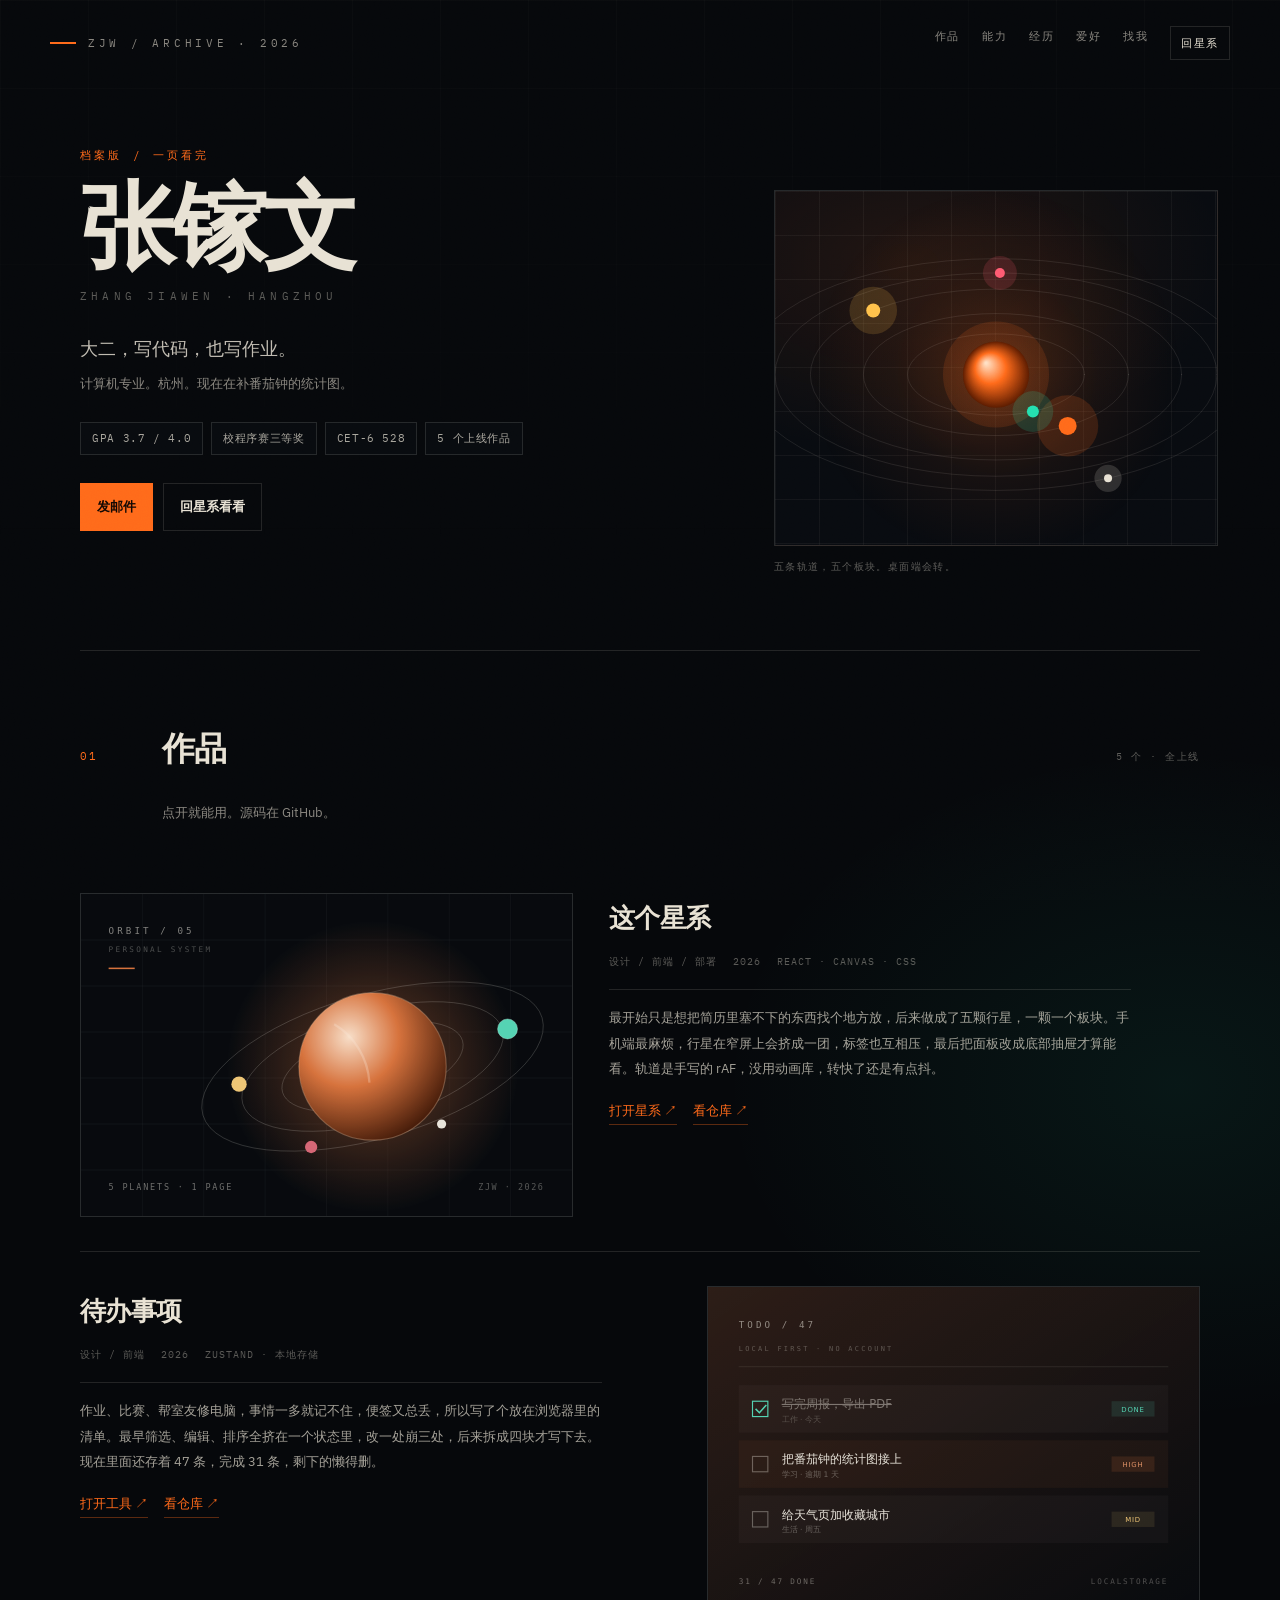
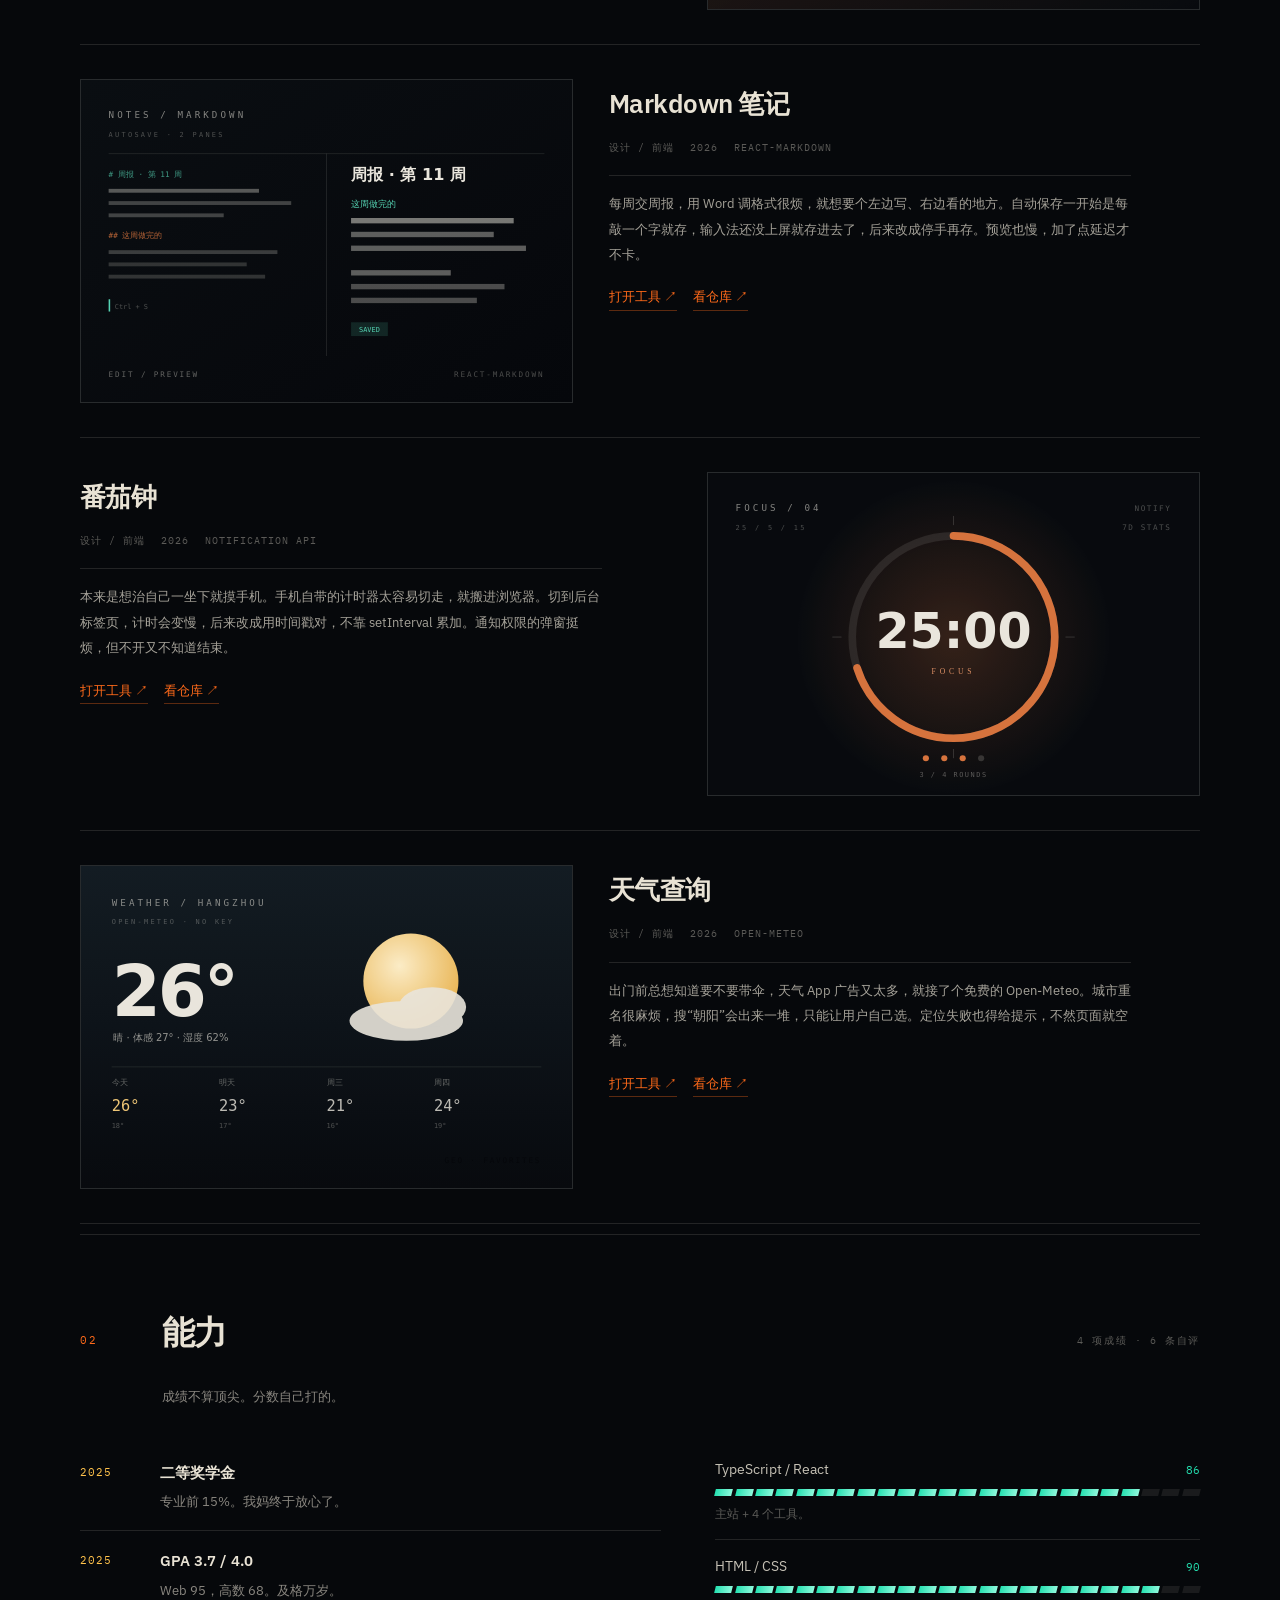
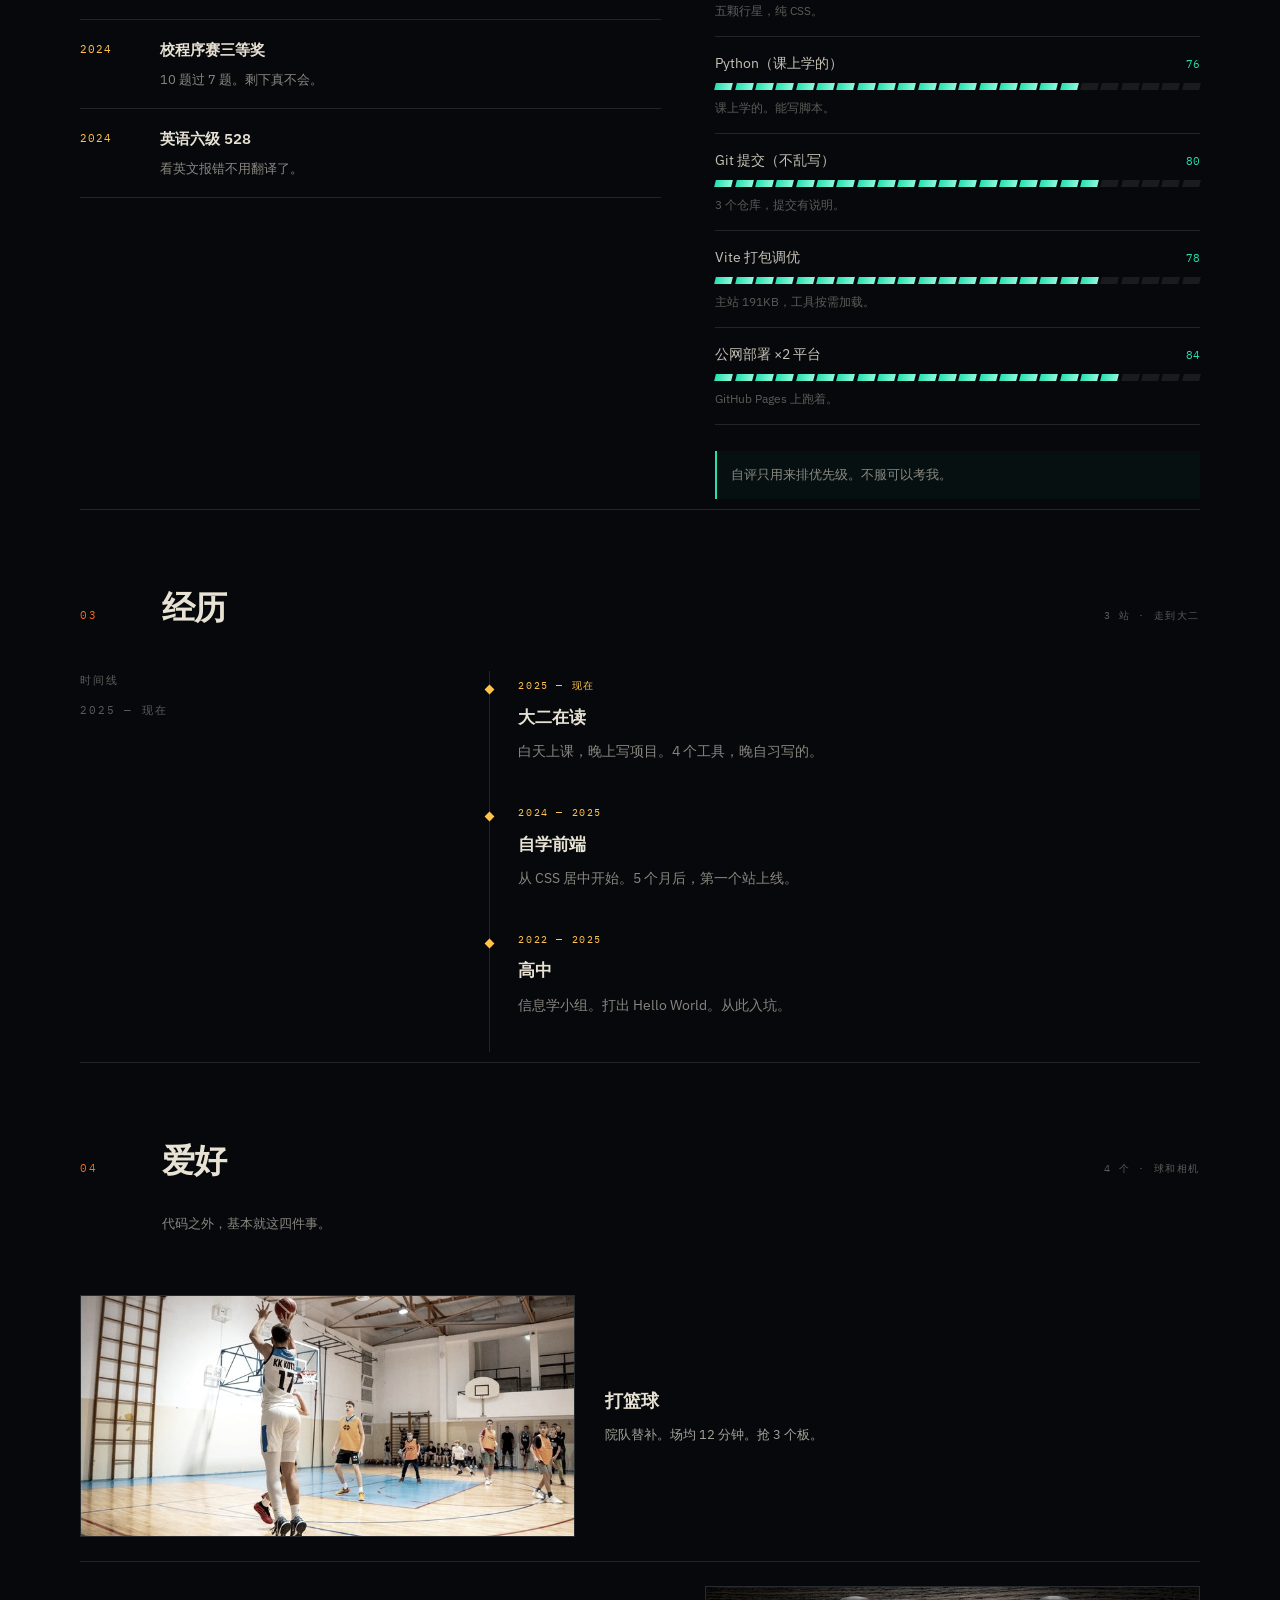
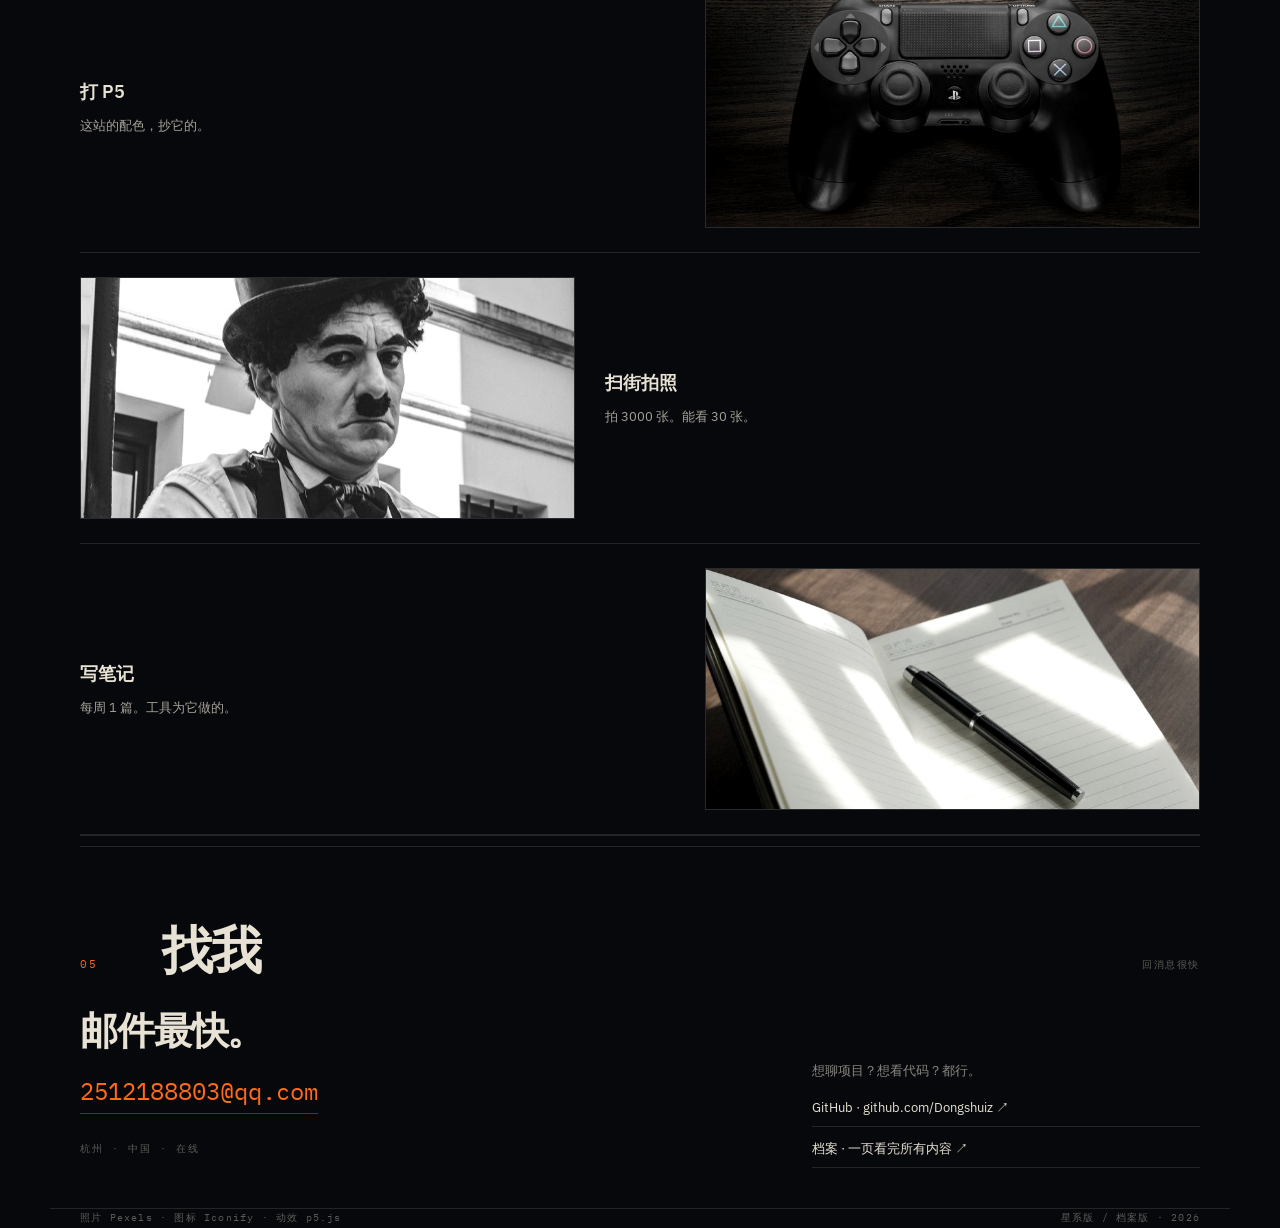
<file: archive.html>
<!doctype html>
<html lang="zh-CN">
<head>
<meta charset="UTF-8">
<meta name="viewport" content="width=device-width, initial-scale=1.0">
<title>档案 · 张镓文</title>
<meta name="description" content="张镓文的档案版：5 个上线作品、GPA 3.7、校程序赛三等奖。作品、能力、经历、爱好，一页看完。">
<meta name="author" content="张镓文">
<meta name="theme-color" content="#06080B">
<link rel="canonical" href="https://dongshuiz.github.io/-/archive.html">
<meta property="og:type" content="profile">
<meta property="og:title" content="档案 · 张镓文">
<meta property="og:description" content="5 个上线作品、GPA 3.7、校程序赛三等奖。一页看完。">
<meta property="og:url" content="https://dongshuiz.github.io/-/archive.html">
<meta property="og:image" content="https://dongshuiz.github.io/-/og.jpg">
<meta name="twitter:card" content="summary_large_image">
<link rel="icon" type="image/svg+xml" href="./favicon.svg">
<link rel="stylesheet" href="./assets/fonts.css">
<link rel="stylesheet" href="./assets/archive.css">
</head>
<body>
<a class="skip" href="#works" style="position:absolute;left:-9999px;top:0;background:#ff6a1a;color:#120803;padding:8px 12px;z-index:99" onfocus="this.style.left='12px'" onblur="this.style.left='-9999px'">跳到作品</a>
<div class="noise" aria-hidden="true"></div>

<header class="top wrap">
  <a class="brand" href="./">ZJW / ARCHIVE · 2026</a>
  <nav aria-label="页面导航">
    <a href="#works">作品</a>
    <a href="#skills">能力</a>
    <a href="#study">经历</a>
    <a href="#hobbies">爱好</a>
    <a href="#contact">找我</a>
    <a class="back" href="./">回星系</a>
  </nav>
</header>

<main class="wrap">
  <section class="hero">
    <div class="hero-copy">
      <p class="eyebrow">档案版 / 一页看完</p>
      <h1>张镓文</h1>
      <span class="en">ZHANG JIAWEN · HANGZHOU</span>
      <p class="lede">大二，写代码，也写作业。</p>
      <p class="sub">计算机专业。杭州。现在在补番茄钟的统计图。</p>
      <ul class="proof"><li>GPA 3.7 / 4.0</li><li>校程序赛三等奖</li><li>CET-6 528</li><li>5 个上线作品</li></ul>
      <div class="actions">
        <a class="btn" href="mailto:2512188803@qq.com">发邮件</a>
        <a class="btn ghost" href="./">回星系看看</a>
      </div>
    </div>
    <div class="hero-art">
      <div class="art-frame"><img class="orbit-static" src="./assets/archive-orbit.svg" width="800" height="640" alt="" aria-hidden="true"><div id="orbit-canvas" aria-hidden="true"></div></div>
      <p class="art-note">五条轨道，五个板块。桌面端会转。</p>
    </div>
  </section>

  <section class="section" id="works">
    <div class="section-head">
      <span class="num">01</span>
      <h2>作品</h2>
      <span class="meta">5 个 · 全上线</span>
    </div>
    <p class="section-note">点开就能用。源码在 GitHub。</p>
    
      <article class="work">
        <figure>
          <span class="idx">01 / 05</span>
          <img src="./assets/covers/site.svg" width="640" height="420" decoding="async" alt="这个星系 的界面示意图">
        </figure>
        <div class="work-body">
          <h3>这个星系</h3>
          <p class="meta"><span>设计 / 前端 / 部署</span><span>2026</span><span>React · Canvas · CSS</span></p>
          
          <div class="work-story"><p>最开始只是想把简历里塞不下的东西找个地方放，后来做成了五颗行星，一颗一个板块。手机端最麻烦，行星在窄屏上会挤成一团，标签也互相压，最后把面板改成底部抽屉才算能看。轨道是手写的 rAF，没用动画库，转快了还是有点抖。</p></div>
          <div class="links">
            <a href="./">打开星系 ↗</a>
            <a href="https://github.com/Dongshuiz/-" target="_blank" rel="noopener">看仓库 ↗</a>
          </div>
        </div>
      </article>
      <article class="work">
        <figure>
          <span class="idx">02 / 05</span>
          <img src="./assets/covers/todo.svg" width="640" height="420" decoding="async" alt="待办事项 的界面示意图">
        </figure>
        <div class="work-body">
          <h3>待办事项</h3>
          <p class="meta"><span>设计 / 前端</span><span>2026</span><span>Zustand · 本地存储</span></p>
          
          <div class="work-story"><p>作业、比赛、帮室友修电脑，事情一多就记不住，便签又总丢，所以写了个放在浏览器里的清单。最早筛选、编辑、排序全挤在一个状态里，改一处崩三处，后来拆成四块才写下去。现在里面还存着 47 条，完成 31 条，剩下的懒得删。</p></div>
          <div class="links">
            <a href="./#/s/works/todo-pro">打开工具 ↗</a>
            <a href="https://github.com/Dongshuiz/-" target="_blank" rel="noopener">看仓库 ↗</a>
          </div>
        </div>
      </article>
      <article class="work">
        <figure>
          <span class="idx">03 / 05</span>
          <img src="./assets/covers/note.svg" width="640" height="420" decoding="async" alt="Markdown 笔记 的界面示意图">
        </figure>
        <div class="work-body">
          <h3>Markdown 笔记</h3>
          <p class="meta"><span>设计 / 前端</span><span>2026</span><span>react-markdown</span></p>
          
          <div class="work-story"><p>每周交周报，用 Word 调格式很烦，就想要个左边写、右边看的地方。自动保存一开始是每敲一个字就存，输入法还没上屏就存进去了，后来改成停手再存。预览也慢，加了点延迟才不卡。</p></div>
          <div class="links">
            <a href="./#/s/works/note-md">打开工具 ↗</a>
            <a href="https://github.com/Dongshuiz/-" target="_blank" rel="noopener">看仓库 ↗</a>
          </div>
        </div>
      </article>
      <article class="work">
        <figure>
          <span class="idx">04 / 05</span>
          <img src="./assets/covers/timer.svg" width="640" height="420" decoding="async" alt="番茄钟 的界面示意图">
        </figure>
        <div class="work-body">
          <h3>番茄钟</h3>
          <p class="meta"><span>设计 / 前端</span><span>2026</span><span>Notification API</span></p>
          
          <div class="work-story"><p>本来是想治自己一坐下就摸手机。手机自带的计时器太容易切走，就搬进浏览器。切到后台标签页，计时会变慢，后来改成用时间戳对，不靠 setInterval 累加。通知权限的弹窗挺烦，但不开又不知道结束。</p></div>
          <div class="links">
            <a href="./#/s/works/pomodoro">打开工具 ↗</a>
            <a href="https://github.com/Dongshuiz/-" target="_blank" rel="noopener">看仓库 ↗</a>
          </div>
        </div>
      </article>
      <article class="work">
        <figure>
          <span class="idx">05 / 05</span>
          <img src="./assets/covers/weather.svg" width="640" height="420" decoding="async" alt="天气查询 的界面示意图">
        </figure>
        <div class="work-body">
          <h3>天气查询</h3>
          <p class="meta"><span>设计 / 前端</span><span>2026</span><span>Open-Meteo</span></p>
          
          <div class="work-story"><p>出门前总想知道要不要带伞，天气 App 广告又太多，就接了个免费的 Open-Meteo。城市重名很麻烦，搜“朝阳”会出来一堆，只能让用户自己选。定位失败也得给提示，不然页面就空着。</p></div>
          <div class="links">
            <a href="./#/s/works/weather">打开工具 ↗</a>
            <a href="https://github.com/Dongshuiz/-" target="_blank" rel="noopener">看仓库 ↗</a>
          </div>
        </div>
      </article>
  </section>

  <section class="section" id="skills">
    <div class="section-head">
      <span class="num">02</span>
      <h2>能力</h2>
      <span class="meta">4 项成绩 · 6 条自评</span>
    </div>
    <p class="section-note">成绩不算顶尖。分数自己打的。</p>
    <div class="skills">
      <ul class="awards"><li><span class="yr">2025</span><div><h3>二等奖学金</h3><p>专业前 15%。我妈终于放心了。</p></div></li><li><span class="yr">2025</span><div><h3>GPA 3.7 / 4.0</h3><p>Web 95，高数 68。及格万岁。</p></div></li><li><span class="yr">2024</span><div><h3>校程序赛三等奖</h3><p>10 题过 7 题。剩下真不会。</p></div></li><li><span class="yr">2024</span><div><h3>英语六级 528</h3><p>看英文报错不用翻译了。</p></div></li></ul>
      <div>
        <ul class="meters">
        <li>
          <div class="row"><span class="name">TypeScript / React</span><span class="val">86</span></div>
          <div class="bar" aria-hidden="true"><i class="on"></i><i class="on"></i><i class="on"></i><i class="on"></i><i class="on"></i><i class="on"></i><i class="on"></i><i class="on"></i><i class="on"></i><i class="on"></i><i class="on"></i><i class="on"></i><i class="on"></i><i class="on"></i><i class="on"></i><i class="on"></i><i class="on"></i><i class="on"></i><i class="on"></i><i class="on"></i><i class="on"></i><i></i><i></i><i></i></div>
          <p class="proof">主站 + 4 个工具。</p>
        </li>
        <li>
          <div class="row"><span class="name">HTML / CSS</span><span class="val">90</span></div>
          <div class="bar" aria-hidden="true"><i class="on"></i><i class="on"></i><i class="on"></i><i class="on"></i><i class="on"></i><i class="on"></i><i class="on"></i><i class="on"></i><i class="on"></i><i class="on"></i><i class="on"></i><i class="on"></i><i class="on"></i><i class="on"></i><i class="on"></i><i class="on"></i><i class="on"></i><i class="on"></i><i class="on"></i><i class="on"></i><i class="on"></i><i class="on"></i><i></i><i></i></div>
          <p class="proof">五颗行星，纯 CSS。</p>
        </li>
        <li>
          <div class="row"><span class="name">Python（课上学的）</span><span class="val">76</span></div>
          <div class="bar" aria-hidden="true"><i class="on"></i><i class="on"></i><i class="on"></i><i class="on"></i><i class="on"></i><i class="on"></i><i class="on"></i><i class="on"></i><i class="on"></i><i class="on"></i><i class="on"></i><i class="on"></i><i class="on"></i><i class="on"></i><i class="on"></i><i class="on"></i><i class="on"></i><i class="on"></i><i></i><i></i><i></i><i></i><i></i><i></i></div>
          <p class="proof">课上学的。能写脚本。</p>
        </li>
        <li>
          <div class="row"><span class="name">Git 提交（不乱写）</span><span class="val">80</span></div>
          <div class="bar" aria-hidden="true"><i class="on"></i><i class="on"></i><i class="on"></i><i class="on"></i><i class="on"></i><i class="on"></i><i class="on"></i><i class="on"></i><i class="on"></i><i class="on"></i><i class="on"></i><i class="on"></i><i class="on"></i><i class="on"></i><i class="on"></i><i class="on"></i><i class="on"></i><i class="on"></i><i class="on"></i><i></i><i></i><i></i><i></i><i></i></div>
          <p class="proof">3 个仓库，提交有说明。</p>
        </li>
        <li>
          <div class="row"><span class="name">Vite 打包调优</span><span class="val">78</span></div>
          <div class="bar" aria-hidden="true"><i class="on"></i><i class="on"></i><i class="on"></i><i class="on"></i><i class="on"></i><i class="on"></i><i class="on"></i><i class="on"></i><i class="on"></i><i class="on"></i><i class="on"></i><i class="on"></i><i class="on"></i><i class="on"></i><i class="on"></i><i class="on"></i><i class="on"></i><i class="on"></i><i class="on"></i><i></i><i></i><i></i><i></i><i></i></div>
          <p class="proof">主站 191KB，工具按需加载。</p>
        </li>
        <li>
          <div class="row"><span class="name">公网部署 ×2 平台</span><span class="val">84</span></div>
          <div class="bar" aria-hidden="true"><i class="on"></i><i class="on"></i><i class="on"></i><i class="on"></i><i class="on"></i><i class="on"></i><i class="on"></i><i class="on"></i><i class="on"></i><i class="on"></i><i class="on"></i><i class="on"></i><i class="on"></i><i class="on"></i><i class="on"></i><i class="on"></i><i class="on"></i><i class="on"></i><i class="on"></i><i class="on"></i><i></i><i></i><i></i><i></i></div>
          <p class="proof">GitHub Pages 上跑着。</p>
        </li></ul>
        <p class="selfnote">自评只用来排优先级。不服可以考我。</p>
      </div>
    </div>
  </section>

  <section class="section" id="study">
    <div class="section-head">
      <span class="num">03</span>
      <h2>经历</h2>
      <span class="meta">3 站 · 走到大二</span>
    </div>
    <div class="study">
      <div class="side">
        <p>时间线</p>
        <p>2025 — 现在</p>
      </div>
      <ul class="timeline"><li><p class="period">2025 — 现在</p><h3>大二在读</h3><p>白天上课，晚上写项目。4 个工具，晚自习写的。</p></li><li><p class="period">2024 — 2025</p><h3>自学前端</h3><p>从 CSS 居中开始。5 个月后，第一个站上线。</p></li><li><p class="period">2022 — 2025</p><h3>高中</h3><p>信息学小组。打出 Hello World。从此入坑。</p></li></ul>
    </div>
  </section>

  <section class="section" id="hobbies">
    <div class="section-head">
      <span class="num">04</span>
      <h2>爱好</h2>
      <span class="meta">4 个 · 球和相机</span>
    </div>
    <p class="section-note">代码之外，基本就这四件事。</p>
    <div class="hobbies">
        <article class="hobby">
          <figure><img src="./assets/hobbies/ball.jpg" width="760" height="556" decoding="async" alt="打篮球"></figure>
          <div class="hobby-body"><h3>打篮球</h3><p>院队替补。场均 12 分钟。抢 3 个板。</p></div>
        </article>
        <article class="hobby">
          <figure><img src="./assets/hobbies/game.jpg" width="760" height="556" decoding="async" alt="打 P5"></figure>
          <div class="hobby-body"><h3>打 P5</h3><p>这站的配色，抄它的。</p></div>
        </article>
        <article class="hobby">
          <figure><img src="./assets/hobbies/street.jpg" width="760" height="556" decoding="async" alt="扫街拍照"></figure>
          <div class="hobby-body"><h3>扫街拍照</h3><p>拍 3000 张。能看 30 张。</p></div>
        </article>
        <article class="hobby">
          <figure><img src="./assets/hobbies/note.jpg" width="760" height="556" decoding="async" alt="写笔记"></figure>
          <div class="hobby-body"><h3>写笔记</h3><p>每周 1 篇。工具为它做的。</p></div>
        </article></div>
  </section>

  <section class="section contact" id="contact">
    <div class="section-head">
      <span class="num">05</span>
      <h2>找我</h2>
      <span class="meta">回消息很快</span>
    </div>
    <div class="grid">
      <div>
        <h2 style="font-size:clamp(1.6rem,3vw,2.4rem)">邮件最快。</h2>
        <a class="big" href="mailto:2512188803@qq.com">2512188803@qq.com</a>
        <p class="stamp">杭州 · 中国 · 在线</p>
      </div>
      <div class="side">
        <p>想聊项目？想看代码？都行。</p>
        <a href="https://github.com/Dongshuiz">GitHub · github.com/Dongshuiz ↗</a><a href="./archive.html">档案 · 一页看完所有内容 ↗</a>
      </div>
    </div>
  </section>
</main>

<footer class="wrap">
  <div class="row">
    <span>照片 Pexels · 图标 Iconify · 动效 p5.js</span>
    <span><a href="./">星系版</a> / 档案版 · 2026</span>
  </div>
</footer>

<script src="./assets/archive.js"></script>
<script src="./assets/archive-live.js"></script>
</body>
</html>
</file>
<file: assets/fonts.css>
@font-face{font-family:'Bricolage Grotesque';font-style:normal;font-weight:700;font-display:swap;src:url('./fonts/bricolage-grotesque-700.woff2') format('woff2');}
@font-face{font-family:'IBM Plex Mono';font-style:normal;font-weight:400;font-display:swap;src:url('./fonts/ibm-plex-mono-400.woff2') format('woff2');}
@font-face{font-family:'IBM Plex Mono';font-style:normal;font-weight:500;font-display:swap;src:url('./fonts/ibm-plex-mono-500.woff2') format('woff2');}
@font-face{font-family:'IBM Plex Sans';font-style:normal;font-weight:400;font-display:swap;src:url('./fonts/ibm-plex-sans-400.woff2') format('woff2');}
@font-face{font-family:'IBM Plex Sans';font-style:normal;font-weight:500;font-display:swap;src:url('./fonts/ibm-plex-sans-500.woff2') format('woff2');}
@font-face{font-family:'IBM Plex Sans';font-style:normal;font-weight:600;font-display:swap;src:url('./fonts/ibm-plex-sans-600.woff2') format('woff2');}
</file>
<file: assets/archive.css>
﻿/* ==================================================================
   档案版 — 文字优先的一页式版本
   设计约束：深灰底 + 噪点 + 渐变；左对齐；不对称栏；短句文案
   ================================================================== */
:root{
  --bg:#06080b;
  --panel:#0b0f14;
  --bone:#e8e2d4;
  --ember:#ff6a1a;
  --jade:#24e0b0;
  --amber:#ffc24b;
  --coral:#ff5b72;
  --ash:rgba(232,226,212,.58);
  --dim:rgba(232,226,212,.38);
  --line:rgba(232,226,212,.13);
  --mono:"IBM Plex Mono",ui-monospace,Menlo,monospace;
  --sans:"IBM Plex Sans","PingFang SC","Microsoft YaHei",sans-serif;
  --display:"Bricolage Grotesque","IBM Plex Sans","PingFang SC",sans-serif;
}
*{box-sizing:border-box}
html{scroll-behavior:smooth}
body{
  margin:0;
  background:
    radial-gradient(900px 620px at 12% -8%, rgba(255,106,26,.16), transparent 62%),
    radial-gradient(760px 560px at 92% 18%, rgba(36,224,176,.07), transparent 60%),
    radial-gradient(900px 700px at 60% 108%, rgba(255,194,75,.05), transparent 60%),
    var(--bg);
  color:var(--bone);
  font-family:var(--sans);
  font-size:15px;
  line-height:1.85;
  -webkit-font-smoothing:antialiased;
}
body::before{
  content:"";
  position:fixed;inset:0;z-index:0;pointer-events:none;
  background-image:
    linear-gradient(rgba(232,226,212,.032) 1px, transparent 1px),
    linear-gradient(90deg, rgba(232,226,212,.032) 1px, transparent 1px);
  background-size:88px 88px;
  mask-image:linear-gradient(180deg, rgba(0,0,0,.7), transparent 65%);
}
.noise{
  position:fixed;inset:0;z-index:2;pointer-events:none;opacity:.055;
  mix-blend-mode:overlay;
  background-image:url("data:image/svg+xml,%3Csvg xmlns='http://www.w3.org/2000/svg' width='180' height='180'%3E%3Cfilter id='n'%3E%3CfeTurbulence type='fractalNoise' baseFrequency='.82' numOctaves='4' stitchTiles='stitch'/%3E%3C/filter%3E%3Crect width='180' height='180' filter='url(%23n)'/%3E%3C/svg%3E");
}
a{color:inherit;text-decoration:none}
a:focus-visible,button:focus-visible{outline:2px solid var(--ember);outline-offset:4px}
main,header,footer{position:relative;z-index:1}
.wrap{max-width:1180px;margin:0 auto;padding:0 30px}

/* ---------- 顶栏 ---------- */
.top{
  display:flex;align-items:center;justify-content:space-between;
  gap:20px;padding:26px 0 0;
}
.brand{
  font-family:var(--mono);font-size:11px;letter-spacing:.34em;
  text-transform:uppercase;color:var(--ash);
  display:inline-flex;align-items:center;gap:12px;
}
.brand::before{content:"";width:26px;height:2px;background:var(--ember)}
.top nav{display:flex;gap:22px;font-family:var(--mono);font-size:11px;letter-spacing:.14em;color:var(--ash)}
.top nav a:hover{color:var(--ember)}
.top .back{border:1px solid var(--line);padding:6px 10px;color:var(--bone)}
.top .back:hover{border-color:var(--ember);color:var(--ember)}

/* ---------- Hero ---------- */
.hero{
  display:grid;
  grid-template-columns:minmax(0,7fr) minmax(0,5fr);
  gap:54px;
  padding:86px 0 74px;
  align-items:start;
}
.eyebrow{
  margin:0;
  font-family:var(--mono);font-size:10.5px;letter-spacing:.3em;
  text-transform:uppercase;color:var(--ember);
}
.hero h1{
  margin:20px 0 0;
  font-family:var(--display);
  font-size:clamp(3.6rem,7.4vw,6.2rem);
  font-weight:700;line-height:.92;letter-spacing:-.035em;
}
.hero .en{
  display:block;margin-top:14px;
  font-family:var(--mono);font-size:10.5px;letter-spacing:.4em;
  text-transform:uppercase;color:var(--dim);
}
.hero .lede{margin:26px 0 0;font-size:18px;color:rgba(232,226,212,.82)}
.hero .sub{margin:6px 0 0;font-size:13px;color:var(--ash)}
.proof{
  display:flex;flex-wrap:wrap;gap:8px;
  margin:26px 0 0;padding:0;list-style:none;
}
.proof li{
  border:1px solid var(--line);
  padding:6px 11px;
  font-family:var(--mono);font-size:10.5px;letter-spacing:.06em;
  color:rgba(232,226,212,.72);
  background:rgba(11,15,20,.55);
}
.proof li b{color:var(--bone);font-weight:500}
.actions{display:flex;flex-wrap:wrap;gap:10px;margin-top:28px}
.btn{
  display:inline-flex;align-items:center;gap:8px;
  padding:11px 16px;
  background:var(--ember);color:#120803;
  font-weight:600;font-size:13px;
  border:1px solid var(--ember);
  transition:transform .2s cubic-bezier(.2,.7,.2,1),background .2s;
}
.btn:hover{transform:translate(-2px,-2px);background:#ff8a4a}
.btn.ghost{background:transparent;color:var(--bone);border-color:var(--line)}
.btn.ghost:hover{border-color:var(--ember);color:var(--ember)}

.hero-art{
  position:relative;
  margin-top:44px;
  transform:translateX(18px);
}
.art-frame{
  position:relative;
  aspect-ratio:5/4;
  border:1px solid var(--line);
  background:
    radial-gradient(120% 90% at 30% 20%, rgba(255,106,26,.1), transparent 60%),
    #080b10;
  overflow:hidden;
}
.art-frame::after{
  content:"";
  position:absolute;inset:0;
  background-image:linear-gradient(rgba(232,226,212,.05) 1px,transparent 1px),linear-gradient(90deg,rgba(232,226,212,.05) 1px,transparent 1px);
  background-size:44px 44px;
  pointer-events:none;
}
.orbit-static{position:absolute;inset:0;width:100%;height:100%;object-fit:cover;opacity:.95;pointer-events:none}
.art-frame.has-p5 .orbit-static{display:none}
#orbit-canvas{position:absolute;inset:0;z-index:1}
#orbit-canvas canvas{display:block}
.art-note{
  margin:12px 0 0;
  font-family:var(--mono);font-size:10px;letter-spacing:.14em;
  color:var(--dim);
}

/* ---------- 区块 ---------- */
.section{padding:66px 0 10px;border-top:1px solid var(--line)}
.section-head{
  display:grid;
  grid-template-columns:64px minmax(0,1fr) auto;
  align-items:baseline;
  gap:18px;
  margin-bottom:34px;
}
.section-head .num{
  font-family:var(--mono);font-size:11px;letter-spacing:.2em;color:var(--ember);
}
.section-head h2{
  margin:0;
  font-size:clamp(1.7rem,2.6vw,2.3rem);
  font-weight:600;letter-spacing:-.02em;
}
.section-head .meta{
  font-family:var(--mono);font-size:10px;letter-spacing:.16em;
  text-transform:uppercase;color:var(--dim);
}
.section-note{
  max-width:520px;margin:-12px 0 34px 82px;
  font-size:13px;color:var(--ash);
}

/* ---------- 作品 ---------- */
.work{
  display:grid;
  grid-template-columns:minmax(0,5fr) minmax(0,6fr);
  gap:36px;
  padding:34px 0;
  border-bottom:1px solid var(--line);
  align-items:start;
}
.work:nth-child(even){grid-template-columns:minmax(0,6fr) minmax(0,5fr)}
.work:nth-child(even) figure{order:2}
.work:nth-child(even) .work-body{order:1}
.work figure{margin:0;position:relative;border:1px solid var(--line);overflow:hidden;background:var(--panel)}
.work img{display:block;width:100%;height:auto;filter:grayscale(.35) contrast(1.03);transition:filter .4s cubic-bezier(.2,.7,.2,1)}
.work:hover img{filter:grayscale(0) contrast(1.05)}
.work .idx{
  position:absolute;left:0;top:0;
  padding:5px 8px;
  font-family:var(--mono);font-size:9.5px;letter-spacing:.14em;
  background:rgba(6,8,11,.8);color:var(--ember);border-right:1px solid var(--line);border-bottom:1px solid var(--line);
}
.work h3{margin:0;font-size:26px;font-weight:600;letter-spacing:-.02em}
.work .meta{
  display:flex;flex-wrap:wrap;gap:6px 16px;
  margin:12px 0 0;
  font-family:var(--mono);font-size:10px;letter-spacing:.1em;
  text-transform:uppercase;color:var(--dim);
}
.work .detail{margin:16px 0 0;color:rgba(232,226,212,.72);font-size:14px;line-height:1.95}
.work-story{
  max-width:58ch;margin:18px 0 0;padding-top:15px;
  border-top:1px solid var(--line);
}
.work-story p{margin:0;font-size:13px;line-height:1.95;color:rgba(232,226,212,.7)}
.work .links{display:flex;flex-wrap:wrap;gap:16px;margin-top:18px;font-size:12.5px}
.work .links a{color:var(--ember);border-bottom:1px solid rgba(255,106,26,.35);padding-bottom:1px}
.work .links a:hover{color:#ffb27a}

/* ---------- 能力 ---------- */
.skills{
  display:grid;
  grid-template-columns:minmax(0,6fr) minmax(0,5fr);
  gap:54px;
  align-items:start;
}
.awards{list-style:none;margin:0;padding:0}
.awards li{
  display:grid;grid-template-columns:66px 1fr;gap:14px;
  padding:16px 0;border-bottom:1px solid var(--line);
}
.awards .yr{font-family:var(--mono);font-size:10.5px;color:var(--amber);letter-spacing:.1em;padding-top:4px}
.awards h3{margin:0;font-size:15px;font-weight:600}
.awards p{margin:4px 0 0;font-size:13px;color:var(--ash)}
.meters{list-style:none;margin:0;padding:0}
.meters li{padding:14px 0;border-bottom:1px solid var(--line)}
.meters .row{display:flex;align-items:baseline;justify-content:space-between;gap:12px}
.meters .name{font-size:13.5px;color:rgba(232,226,212,.85)}
.meters .val{font-family:var(--mono);font-size:10.5px;color:var(--jade)}
.bar{display:flex;gap:3px;margin-top:7px;height:7px}
.bar i{flex:1;background:rgba(232,226,212,.09);transform:skew(-14deg)}
.bar i.on{background:linear-gradient(90deg,var(--jade),#8ff8dc)}
.meters .proof{margin:7px 0 0;font-size:12px;color:var(--dim)}
.selfnote{
  margin:26px 0 0;padding:12px 14px;
  border-left:2px solid var(--jade);
  font-size:12.5px;color:var(--ash);
  background:rgba(36,224,176,.04);
}

/* ---------- 经历 ---------- */
.study{
  display:grid;grid-template-columns:minmax(0,4fr) minmax(0,8fr);gap:54px;
}
.study .side{font-family:var(--mono);font-size:10.5px;letter-spacing:.18em;color:var(--dim);text-transform:uppercase}
.study .side p{margin:0 0 10px}
.timeline{list-style:none;margin:0;padding:0;border-left:1px solid var(--line)}
.timeline li{position:relative;padding:0 0 34px 28px}
.timeline li::before{
  content:"";position:absolute;left:-4px;top:9px;width:7px;height:7px;
  background:var(--amber);transform:rotate(45deg);
}
.timeline .period{font-family:var(--mono);font-size:10px;letter-spacing:.16em;color:var(--amber)}
.timeline h3{margin:6px 0 0;font-size:17px;font-weight:600}
.timeline p{margin:6px 0 0;font-size:13.5px;color:var(--ash)}

/* ---------- 爱好 ---------- */
.hobbies{display:flex;flex-direction:column;border-top:1px solid var(--line)}
.hobby{
  display:grid;grid-template-columns:minmax(0,5fr) minmax(0,6fr);
  gap:30px;align-items:center;padding:24px 0;border-bottom:1px solid var(--line);
}
.hobby:nth-child(even){grid-template-columns:minmax(0,6fr) minmax(0,5fr)}
.hobby:nth-child(even) figure{order:2}
.hobby figure{margin:0;overflow:hidden;border:1px solid var(--line);background:var(--panel)}
.hobby img{display:block;width:100%;height:240px;object-fit:cover;filter:grayscale(.5) contrast(1.04);transition:filter .5s cubic-bezier(.2,.7,.2,1),transform .6s cubic-bezier(.2,.7,.2,1)}
.hobby:hover img{filter:grayscale(0);transform:scale(1.015)}
.hobby-body h3{margin:0;font-size:18px;font-weight:600}
.hobby-body p{margin:6px 0 0;font-size:13px;color:rgba(232,226,212,.7)}

/* ---------- 联系 ---------- */
.contact{padding:76px 0 40px;border-top:1px solid var(--line)}
.contact .grid{
  display:grid;grid-template-columns:minmax(0,7fr) minmax(0,4fr);
  gap:54px;align-items:end;
}
.contact h2{margin:0;font-size:clamp(2rem,4vw,3.2rem);font-weight:600;letter-spacing:-.03em;line-height:1.05}
.contact .big{
  display:inline-block;margin-top:18px;
  font-family:var(--mono);font-size:clamp(1rem,2vw,1.5rem);
  color:var(--ember);border-bottom:1px solid rgba(255,106,26,.4);
}
.contact .big:hover{color:#ffb27a}
.contact .side{font-size:13px;color:var(--ash)}
.contact .side a{display:block;margin-top:10px;color:var(--bone);border-bottom:1px solid var(--line);padding-bottom:6px}
.contact .side a:hover{color:var(--ember)}
.contact .stamp{
  margin-top:26px;font-family:var(--mono);font-size:10px;letter-spacing:.2em;
  color:var(--dim);text-transform:uppercase;
}

/* ---------- 页脚 ---------- */
footer{border-top:1px solid var(--line);padding:26px 0 44px;margin-top:30px}
footer .row{display:flex;flex-wrap:wrap;justify-content:space-between;gap:14px;font-family:var(--mono);font-size:10px;letter-spacing:.12em;color:var(--dim)}
footer a:hover{color:var(--ember)}

/* ---------- 响应式 ---------- */
@media (max-width:900px){
  .wrap{padding:0 20px}
  .top nav a:not(.back){display:none}
  .hero{grid-template-columns:1fr;gap:36px;padding:56px 0 46px}
  .hero-art{margin:0;transform:none}
  .section-head{grid-template-columns:44px minmax(0,1fr)}
  .section-head .meta{grid-column:2}
  .section-note{margin-left:62px}
  .work,.work:nth-child(even){grid-template-columns:1fr;gap:20px}
  .work:nth-child(even) figure{order:0}
  .work:nth-child(even) .work-body{order:1}
  .skills,.study,.contact .grid{grid-template-columns:1fr;gap:34px}
  .hobbies{gap:0}
  .hobby,.hobby:nth-child(even){grid-template-columns:1fr;gap:12px;padding:20px 0}
  .hobby:nth-child(even) figure{order:0}
  .hobby img{height:220px}
  .section{padding-top:52px}
}

/* ---------- 打印 ---------- */
@media print{
  body{background:#fff;color:#111;font-size:11pt}
  body::before,.noise,.top nav,.hero-art,.actions,.work .links{display:none!important}
  .wrap{max-width:none;padding:0}
  .hero{padding:0 0 20px;grid-template-columns:1fr}
  .hero h1{font-size:34pt}
  .section{border-top:1px solid #ccc;padding:18px 0 4px;break-inside:avoid}
  .work{border-bottom:1px solid #ddd;padding:12px 0}
  .work img{filter:grayscale(1)}
  a{text-decoration:none}
  .hobby{break-inside:avoid}
  footer{border-top:1px solid #ccc}
}
</file>
